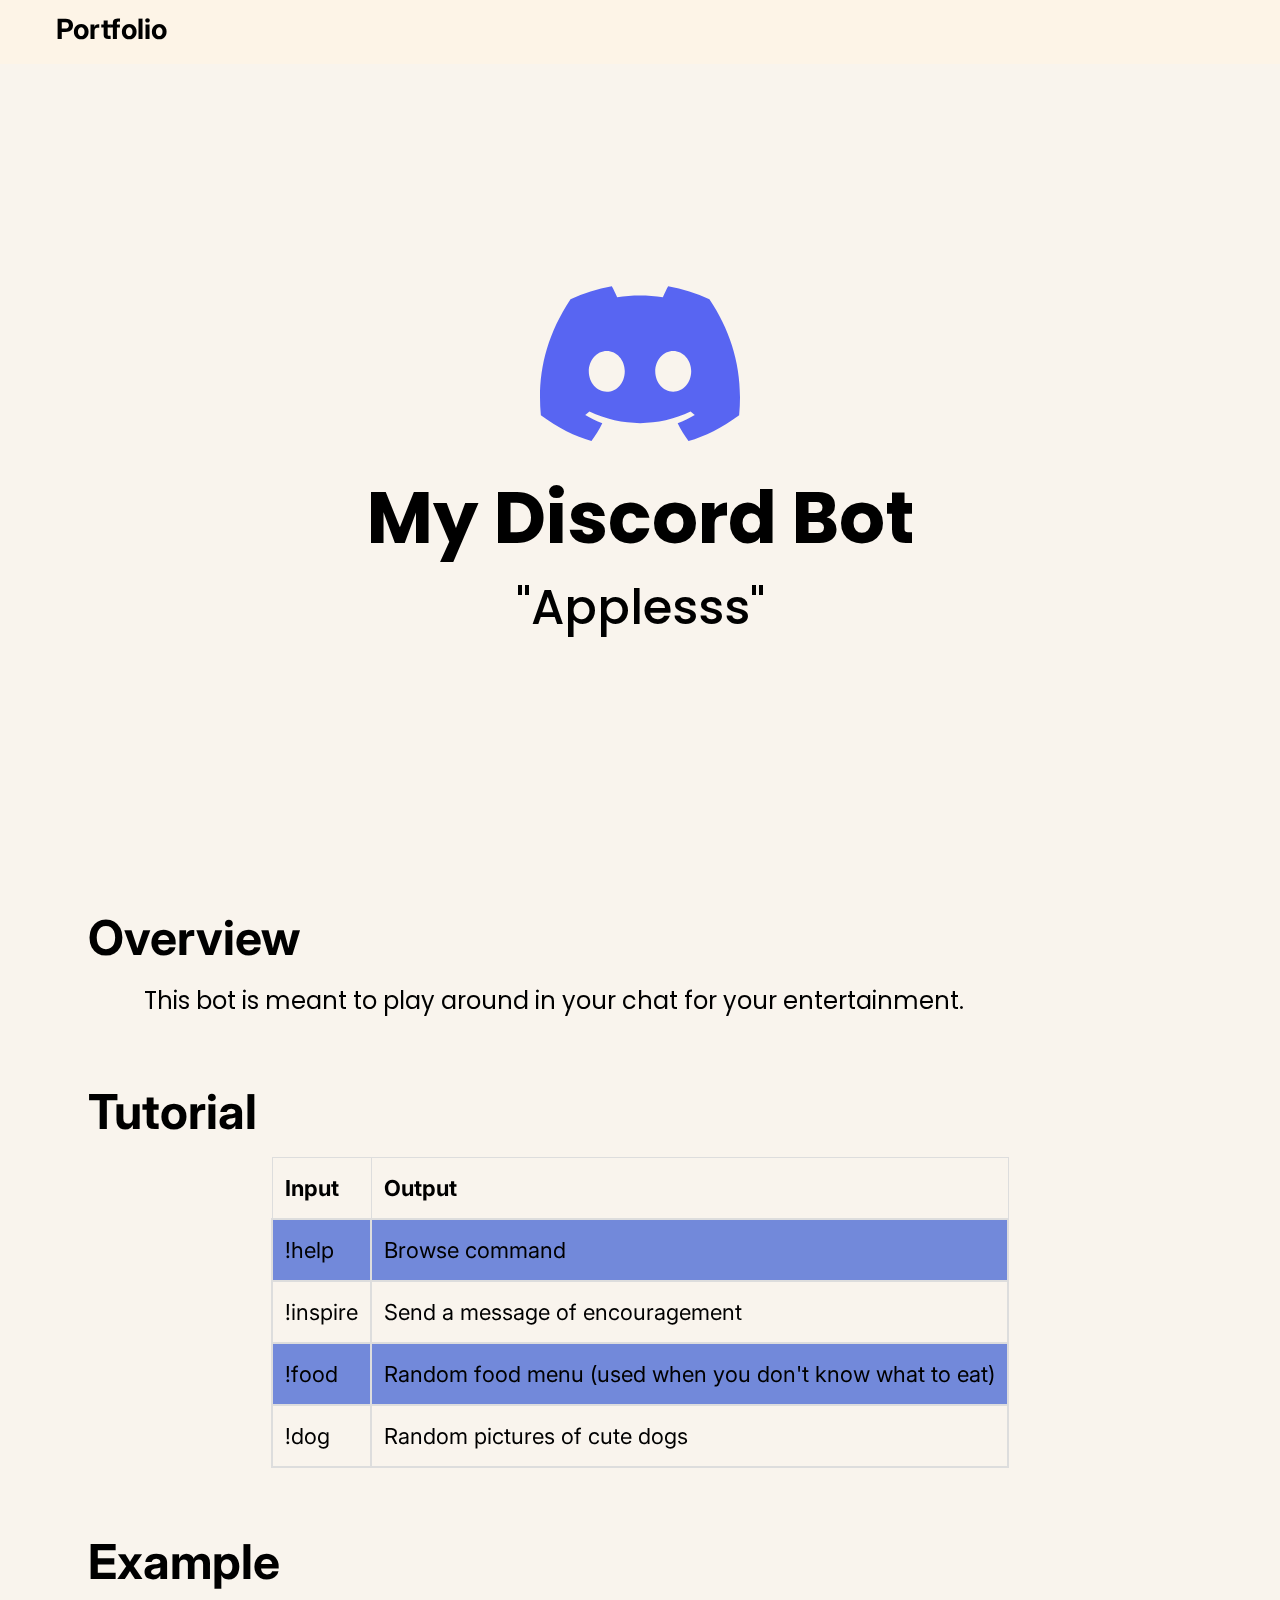
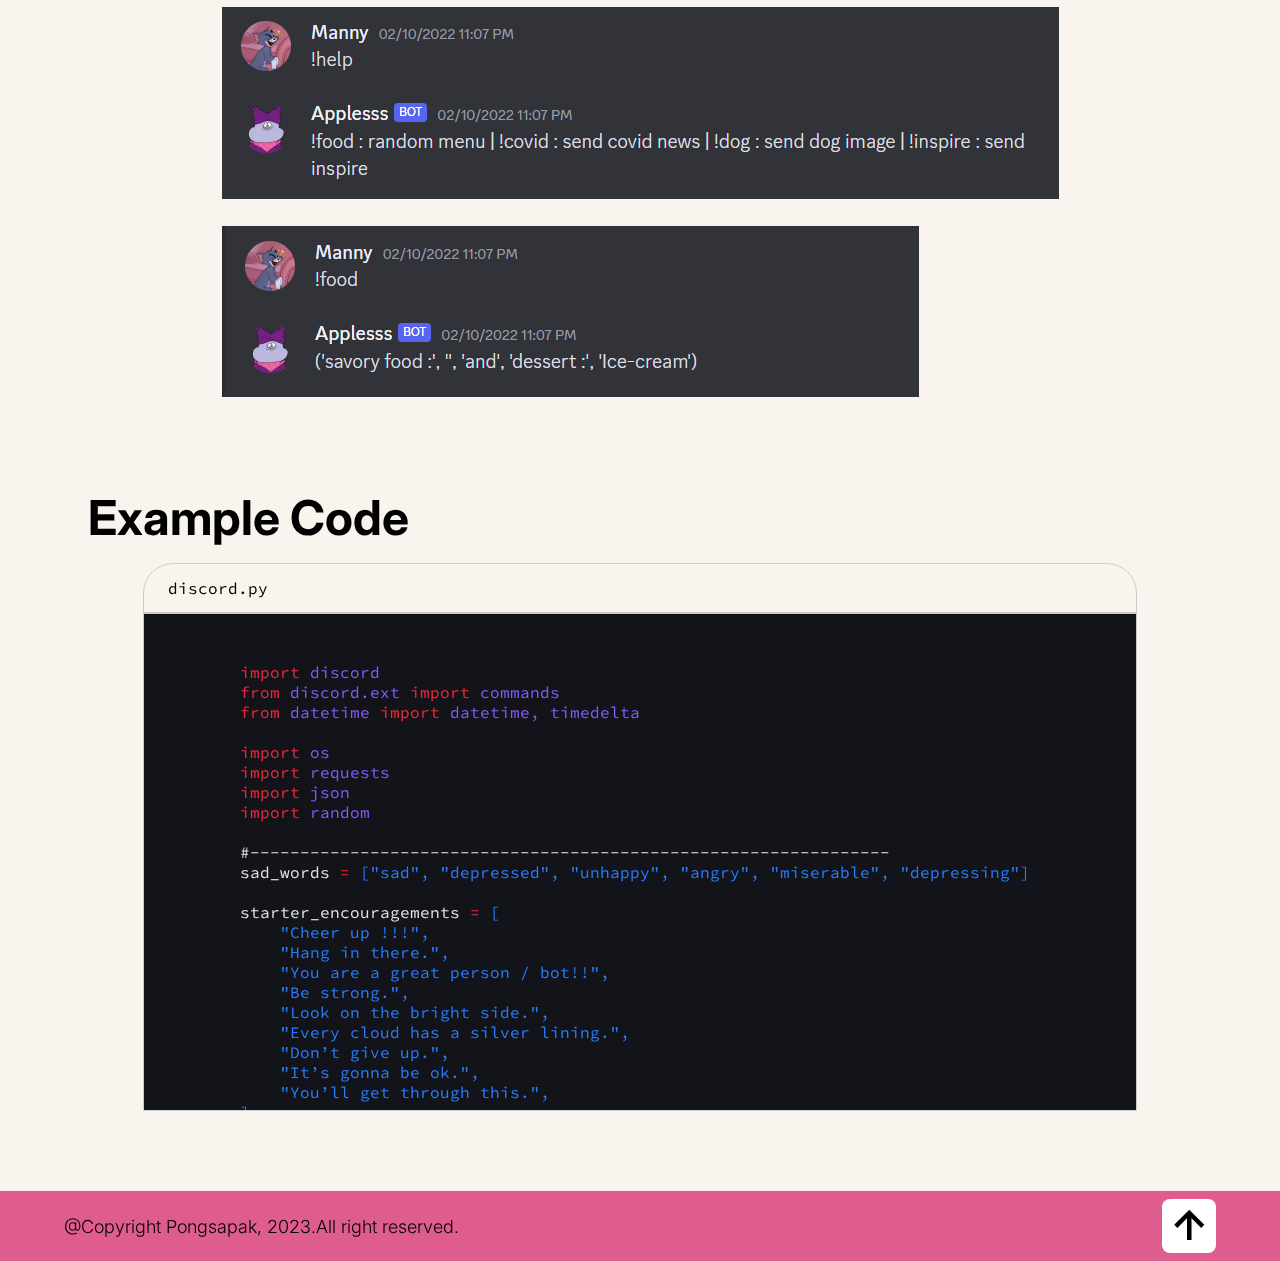
<file: discord-bot.html>
<!DOCTYPE html>
<html lang="en">
<head>
    <meta charset="UTF-8">
    <meta name="viewport" content="width=device-width, initial-scale=1.0">
    <title>Document</title>
    <link rel="stylesheet" href="src/css/header.css">
    <link rel="stylesheet" href="src/css/discord-bot.css">
    <link rel="stylesheet" href="src/css/footer.css">
    <link rel="icon" type="image/x-icon" href="src/image/slime-logo.svg">
</head>
<body>
    <header class="header">
        <div class="left-section">
            <a href="index.html" class="logo-text">Portfolio</a>
        </div>
        <div class="right-section">

        </div>
    </header>
    <section class="start-sec">
        <img src="src/image/discord-icon-svgrepo-com.svg" alt="" style="height: 200px; ">
        <h1>My Discord Bot</h1>
        <p>"Applesss"</p>
    </section>
    <section class="overview">
        <h1 class="overview-heading">Overview</h1>
        <p class="overview-detail">
            This bot is meant to play around in your chat for your entertainment.
        </p>
    </section>
    <section class="tutorial">
        <h1 class="tutorial-heading">Tutorial</h1>
        <div class="table-section">
            <table class="tutorial-table">
                <tr>
                    <th class="tutorial-table-top">Input</th>
                    <th class="tutorial-table-top">Output</th>
                </tr>
                <tr class="tutorial-table-detail">
                    <th>!help</th>
                    <th>Browse command</th>
                </tr>
                <tr class="tutorial-table-detail">
                    <th>!inspire</th>
                    <th>Send a message of encouragement</th>
                </tr>
                <tr class="tutorial-table-detail">
                    <th>!food</th>
                    <th>Random food menu (used when you don't know what to eat)</th>
                </tr>
                <tr class="tutorial-table-detail">
                    <th>!dog</th>
                    <th>Random pictures of cute dogs</th>
                </tr>
            </table>            
        </div>
    </section>
    <section class="example">
        <h1 class="example-heading">Example</h1>
        <div class="example-image">
        <img src="src/image/Screenshot 2023-09-24 224125.png" alt="" class="image-1">
        <img src="src/image/Screenshot 2023-09-24 224141.png" alt="" class="image-1">
        </div>
    </section>
    <section class="coding">
        <h1 class="coding-heading">Example Code</h1>
        <div class="code-box">
            <div class="code-box-top">
                <p class="file-name">discord.py</p>
            </div>
            <div class="pre-code">
                <pre>
<span class="theme-two">import</span> <span class="theme-six">discord</span>
<span class="theme-two">from</span> <span class="theme-six">discord.ext</span> <span class="theme-two">import</span> <span class="theme-six">commands</span>
<span class="theme-two">from</span> <span class="theme-six">datetime</span> <span class="theme-two">import</span> <span class="theme-six">datetime, timedelta</span>

<span class="theme-two">import</span> <span class="theme-six">os</span>
<span class="theme-two">import</span> <span class="theme-six">requests</span>
<span class="theme-two">import</span> <span class="theme-six">json</span>
<span class="theme-two">import</span> <span class="theme-six">random</span>

#----------------------------------------------------------------
sad_words <span class="theme-two">=</span> <span class="theme-three">["sad", "depressed", "unhappy", "angry", "miserable", "depressing"]</span>

starter_encouragements <span class="theme-two">=</span> <span class="theme-three">[
    "Cheer up !!!",
    "Hang in there.",
    "You are a great person / bot!!",
    "Be strong.",
    "Look on the bright side.",
    "Every cloud has a silver lining.",
    "Don’t give up.",
    "It’s gonna be ok.",
    "You’ll get through this.",
]</span>

good_words <span class="theme-two">=</span> <span class="theme-four">["WIN", "win", "the first", "congratulation","Good news"]</span>
happy_encouragements <span class="theme-two">=</span> [
"",
]</span>
#----------------------------------------------------------------
url <span class="theme-two">=</span> <span class="theme-four">"https://covid-19-data.p.rapidapi.com/country/code"</span>

querystring <span class="theme-two">=</span> <span class="theme-three">{"code"</span>:<span class="theme-three">"it"}</span>

headers <span class="theme-two">=</span> <span class="theme-three">{</span>
    <span class="theme-four">'x-rapidapi-host': "covid-19-data.p.rapidapi.com",
    'x-rapidapi-key': "c001cf2a86mshe074dc30b498870p1b9eddjsnd638704771d9"</span>
    <span class="theme-three">}</span>
#----------------------------------------------------------------
url2 <span class="theme-two">=</span> <span class="theme-four">"https://google-news1.p.rapidapi.com/top-headlines"</span>

querystring2 <span class="theme-two">=</span> <span class="theme-three">{"country"</span>:<span class="theme-three">"US","lang"</span>:<span class="theme-three">"en","limit"</span>:<span class="theme-three">"50"}</span>

headers2 <span class="theme-two">=</span> {
    <span class="theme-three">'x-rapidapi-host'</span>: <span class="theme-four">"google-news1.p.rapidapi.com",</span>
    <span class="theme-three">'x-rapidapi-key'</span>: <span class="theme-four">"c001cf2a86mshe074dc30b498870p1b9eddjsnd638704771d9"</span>
    }

response <span class="theme-two">=</span> <span class="theme-six">requests</span>.<span class="theme-six">request</span><span class="theme-three">("GET", url2, headers=headers2, params=querystring2)</span>

#----------------------------------------------------------------
<span class="theme-two">def</span> <span class="theme-six">get_quote</span><span class="theme-three">()</span>:
    response <span class="theme-two">=</span> <span class="theme-six">requests</span>.<span class="theme-six">get</span><span class="theme-three">("https://zenquotes.io/api/random")</span>
    json_data <span class="theme-two">=</span> <span class="theme-six">json</span>.<span class="theme-six">loads</span><span class="theme-three">(response.text)</span>
    quote <span class="theme-two">=</span> <span class="theme-seven">json_data</span><span class="theme-three">[0]['q']</span> <span class="theme-two">+</span> <span class="theme-three">"-"</span> <span class="theme-two">+</span> <span class="theme-seven">json_data</span><span class="theme-three">[0]['a']</span>
    <span class="theme-two">return</span> quote

<span class="theme-two">def</span> <span class="theme-six">get_dog</span><span class="theme-three">()</span>:
    response <span class="theme-two">=</span> <span class="theme-six">requests</span>.<span class="theme-six">get</span><span class="theme-three">(</span><span class="theme-four">"https://dog.ceo/api/breeds/image/random"</span><span class="theme-three">)</span>
    image_link <span class="theme-two">=</span> <span class="theme-six">response</span>.<span class="theme-six">json</span><span class="theme-three">()["message"]</span>
    <span class="theme-two">return</span> image_link

<span class="theme-two">def</span> <span class="theme-six">news_covid</span><span class="theme-three">()</span>:
    response <span class="theme-two">=</span> <span class="theme-six">requests</span>.<span class="theme-six">request</span><span class="theme-three">("GET", url, headers=headers, params=querystring)</span>
    covid_text <span class="theme-two">=</span> <span class="theme-three">(response.text)</span>
    <span class="theme-two">return</span> covid_text

#----------------------------------------------------------------
#wrapper / decorator

message_lastseen <span class="theme-two">=</span> <span class="theme-six">datetime</span>.<span class="theme-six">now</span><span class="theme-three">()</span>
messa</span>ge2_lastseen <span class="theme-two">=</span> <span class="theme-six">datetime</span>.<span class="theme-six">now</span><span class="theme-three">()</span>

bot </span><span class="theme-two">=</span> <span class="theme-six">commands</span>.<span class="theme-six">Bot</span><span class="theme-three">(command_prefix='!',help_command=None)</span>

<span class="theme-one">@bot.event</span>
<span class="theme-two">async def</span> <span class="theme-six">on_ready</span><span class="theme-three">()</span>:
    print(f"Logged in as {bot.user}")

<span class="theme-one">@bot.command()</span>
<span class="theme-two">async def</span> <span class="theme-six">test</span><span class="theme-three">(ctx,</span><span class="theme-two">*</span><span class="theme-three">, par)</span>
<span class="theme-two">await</span> <span class="theme-six">ctx</span>.<span class="theme-six">channel</span>.<span class="theme-six">send</span><span class="theme-three">("You typed {0}"</span>,<span class="theme-six">format</span><span class="theme-three">(par))</span>

#-------------------------------------------------------------

<span class="theme-one">@bot.event</span>
<span class="theme-two">async def</span> <span class="theme-six">on_message</span><span class="theme-three">(message)</span>:
    <span class="theme-two">if</span> <span class="theme-six">message</span>.<span class="theme-six">author</span> <span class="theme-two">==</span> <span class="theme-six">bot.user</span>:
        <span class="theme-two">return</span>

    msg <span class="theme-two">=</span> <span class="theme-six">message</span>.<span class="theme-six">content</span>
    <span class="theme-two">if</span> <span class="theme-six">any</span><span class="theme-three">(word</span> <span class="theme-two">in</span> <span class="theme-three">msg</span> <span class="theme-two">for</span> <span class="theme-three">word</span> <span class="theme-two">in</span> <span class="theme-seven">sad_words)</span>:
        <span class="theme-two">await</span> <span class="theme-six">message</span>.<span class="theme-six">channel</span>.<span class="theme-six">send</span><span class="theme-three">((starter_encouragements))</span>

    <span class="theme-two">if</span> <span class="theme-six">any</span><span class="theme-three">(word</span> <span class="theme-two">in</span> <span class="theme-three">msg</span> <span class="theme-two">for</span> <span class="theme-three">word</span> <span class="theme-two">in</span> <span class="theme-seven">good_words)</span>:
        <span class="theme-two">await</span> <span class="theme-six">message</span>.<span class="theme-six">channel</span>.<span class="theme-six">send</span><span class="theme-three">(</span><span class="theme-six">random</span>.<span class="theme-six">choice</span><span class="theme-three">(happy_encouragements))</span>

    <span class="theme-two">if</span> <span class="theme-six">message</span>.<span class="theme-six">content</span>.<span class="theme-six">startswith</span><span class="theme-three">('!hello')</span>:
        <span class="theme-two">await</span> <span class="theme-six">message</span>.<span class="theme-six">channel</span>.<span class="theme-six">send</span><span class="theme-three">('Hello!!!')</span>

    <span class="theme-two">if</span> <span class="theme-six">message</span>.<span class="theme-six">content</span>.<span class="theme-six">startswith</span><span class="theme-three">('!inspire')</span>:
        quote <span class="theme-two">=</span> <span class="theme-six">get_quote</span><span class="theme-three">()</span>
        <span class="theme-two">await</span> <span class="theme-six">message</span>.<span class="theme-six">channel</span>.<span class="theme-six">send</span><span class="theme-three">(quote)</span>

    <span class="theme-two">if</span> <span class="theme-six">message</span>.<span class="theme-six">content</span>.<span class="theme-six">startswith</span><span class="theme-three">('!dog')</span>:
        image_link <span class="theme-two">=</span> <span class="theme-six">get_dog</span><span class="theme-three">()</span>
        <span class="theme-two">await</span> <span class="theme-six">message</span>.<span class="theme-six">channel</span>.<span class="theme-six">send</span><span class="theme-three">(image_link)</span>

    <span class="theme-two">if</span> <span class="theme-six">message</span>.<span class="theme-six">content</span>.<span class="theme-six">startswith</span><span class="theme-three">('!covid')</span>:
        covid_text <span class="theme-two">=</span> <span class="theme-six">news_covid</span><span class="theme-three">()</span>
        <span class="theme-two">await</span> <span class="theme-six">message</span>.<span class="theme-six">channel</span>.<span class="theme-six">send</span><span class="theme-three">(covid_text)</span>
    
    
<span class="theme-six">bot</span>.<span class="theme-six">run</span><span class="theme-three">(</span><span class="theme-six">os</span>.<span class="theme-six">getenv</span><span class="theme-three">('TOKEN'))</span>
                </pre>
            </div>
        </div>
    </section>
    <footer class="footer">
        <div class="left-side">
            <h1>@Copyright Pongsapak, 2023.All right reserved.</h1>
        </div>
        <div class="right-side">
            <a href="#"><i class='bx bx-up-arrow-alt'></i></a>
        </div>
    </footer>

    <!--box icon-->
    <link href='https://unpkg.com/boxicons@2.1.4/css/boxicons.min.css' rel='stylesheet'>

</body>
</html>
</file>
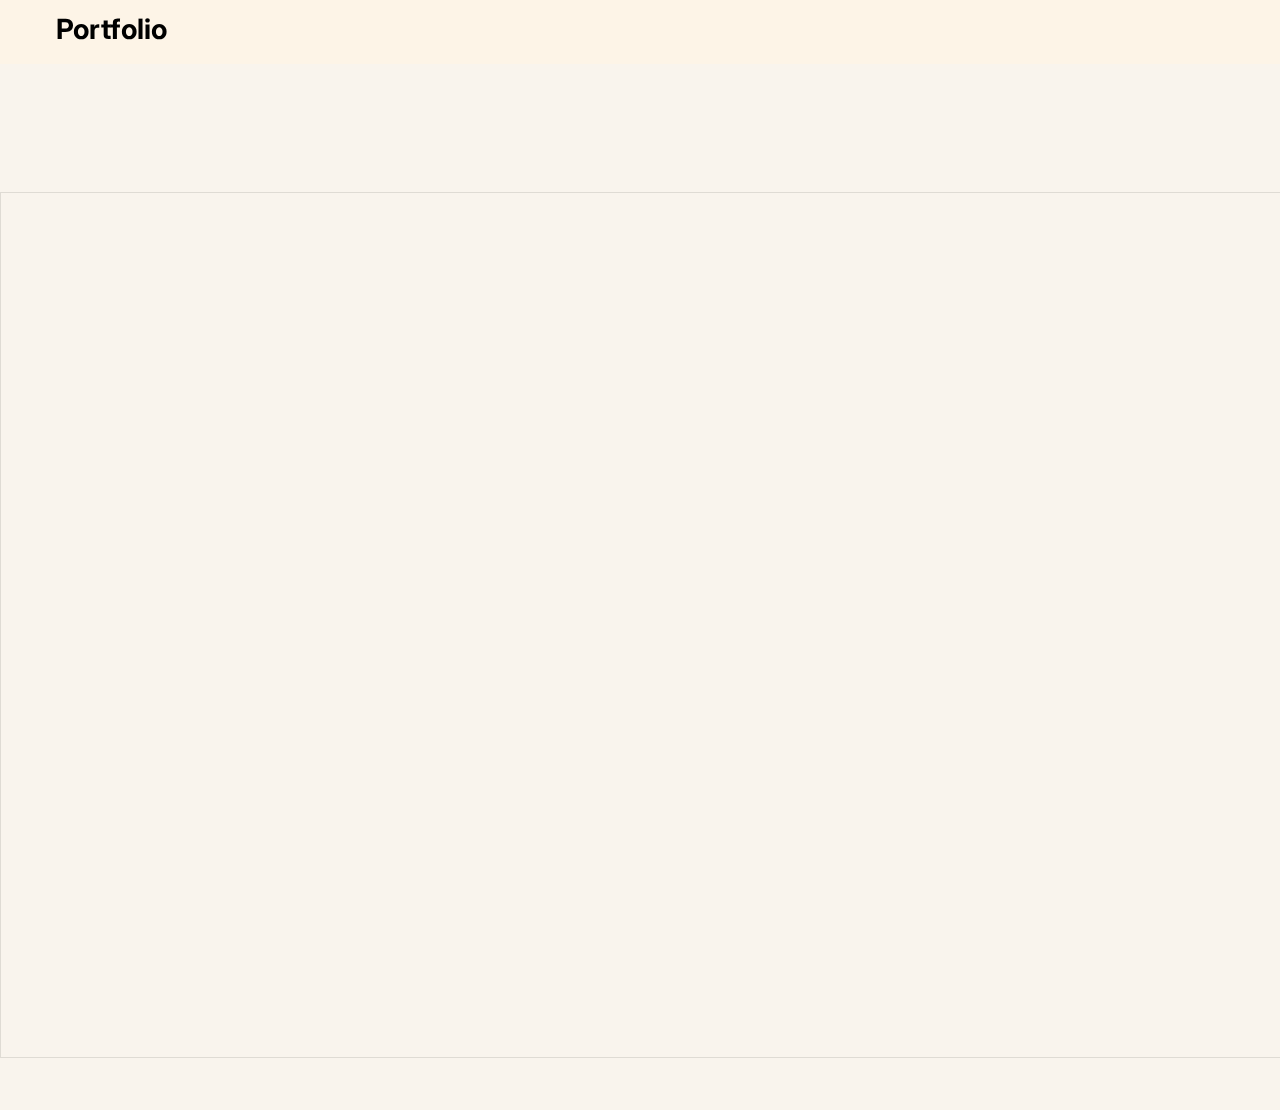
<file: figma-design.html>
<!DOCTYPE html>
<html lang="en">
<head>
    <meta charset="UTF-8">
    <meta name="viewport" content="width=device-width, initial-scale=1.0">
    <title>Design Figma</title>
    <link rel="stylesheet" href="src/css/header.css">
</head>
<body>
    <header class="header">
        <div class="left-section">
            <a href="index.html" class="logo-text">Portfolio</a>
        </div>
        <div class="right-section">

        </div>
    </header>
    <iframe style="border: 1px solid rgba(0, 0, 0, 0.1); margin-top: 12rem;" width="100%" height="80%" src="https://www.figma.com/embed?embed_host=share&url=https%3A%2F%2Fwww.figma.com%2Ffile%2FjdLggKqymbebfZrIPD25rI%2Fchabee_website%3Ftype%3Ddesign%26node-id%3D151%253A142%26mode%3Ddesign%26t%3DkLR5h6n3QiJNnYbI-1" allowfullscreen></iframe>
</body>
<style>
    body::-webkit-scrollbar{
        display: none;
    }

    body {
        height: 1080px;
    }

    iframe {
        margin-bottom: 3rem;
    }
</style>
</html>
</file>
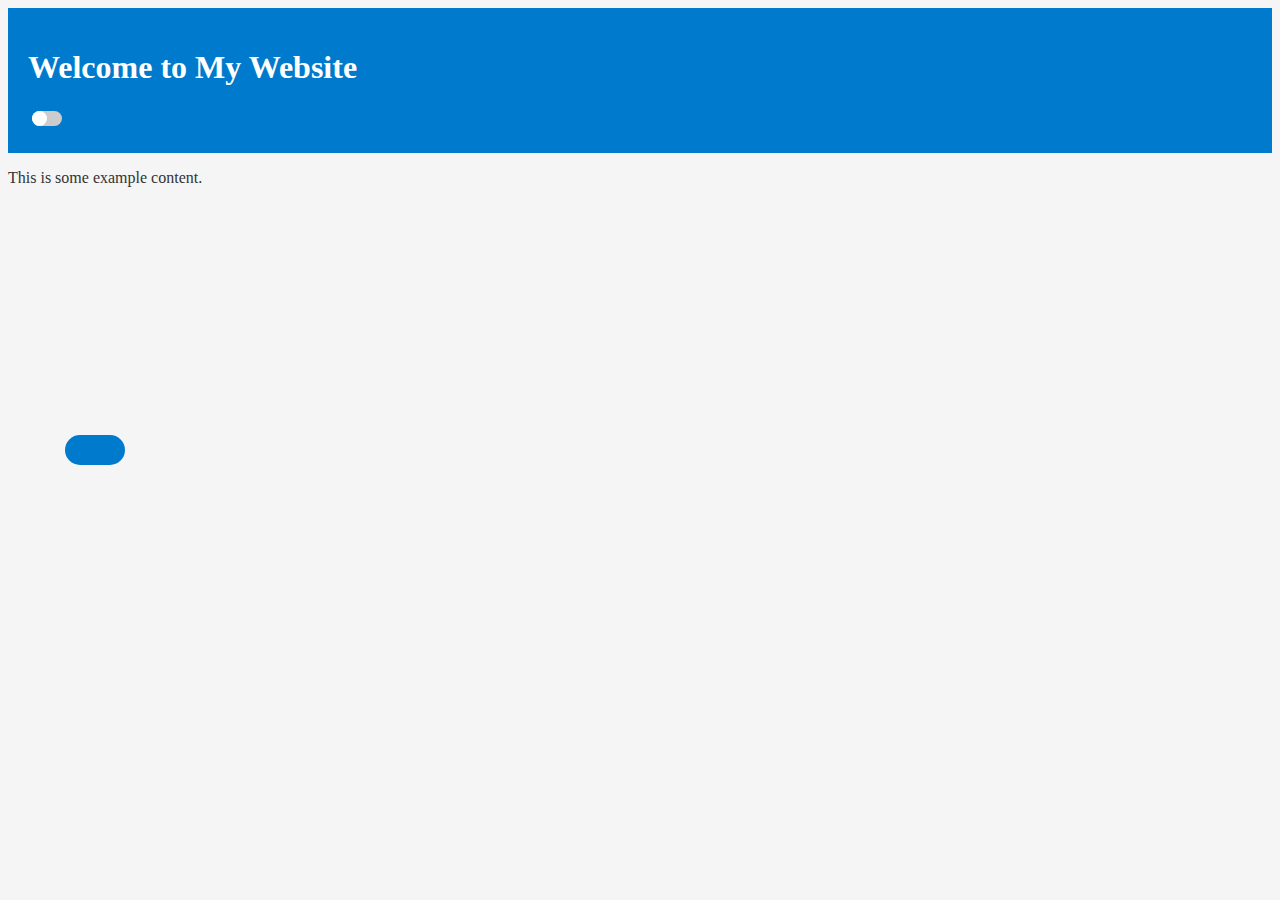
<file: box-code/test.html>
<!DOCTYPE html>
<html lang="en">
<head>
    <meta charset="UTF-8">
    <meta name="viewport" content="width=device-width, initial-scale=1.0">
    <title>Dark Mode Example</title>
    <link rel="stylesheet" href="styles.css">
</head>
<body>
    <div class="header">
        <h1>Welcome to My Website</h1>
        <label class="switch">
            <input type="checkbox" id="darkModeToggle" class="custom-checkbox">
            <span class="slider"></span>
        </label>
    </div>
    <div class="content">
        <p>This is some example content.</p>
    </div>
    <script>
        const darkModeToggle = document.getElementById("darkModeToggle");

        darkModeToggle.addEventListener("change", () => {
            if (darkModeToggle.checked) {
                document.documentElement.setAttribute("data-theme", "dark");
            } else {
                document.documentElement.setAttribute("data-theme", "light");
            }
        });
    </script>
</body>
</html>
</file>
<file: src/css/header.css>
@import url('https://fonts.googleapis.com/css2?family=Inter:wght@300;400;500;600;700;800;900&family=Noto+Sans+Thai+Looped:wght@100;300;500;700;900&family=Poppins:wght@100;200;300;400;500;600;700;800;900&family=Source+Code+Pro:wght@200;300;400;500;600;700;800;900&display=swap');

:root {
    --black-: #000;
    --black-one-: #27282C;

    --white-: #fff;
    --cream-: #F9F4ED;

    --purple-: #C27FF9;
    --purple-three-: #470f74;

    --cu-pink-: #DE5C8E;
    --cu-yellow-: #FFD100;
}

* {
    margin: 0;
    padding: 0;
    font-family: 'Inter', sans-serif;
    color: var(--black-);
}

html {
    background-color: var(--cream-);
    scroll-behavior: smooth;
}

/*----------------------------------------*/

.header {
    display: flex;
    justify-content: space-between;
    flex-direction: row;

    position: fixed;
    top: 0;
    left: 0;
    right: 0;

    height: 4rem;

    background-color: rgba(0,0,0,0)!important; 
    backdrop-filter: saturate(180%) blur(20px);
    -webkit-backdrop-filter: saturate(180%) blur(20px);

    z-index: 100;
}

.left-section {
    text-align: center;
    margin-top: 12px;
    margin-left: 2rem   ;
}

.left-section a {
    color: var(--black-);
    text-decoration: none;
    font-size: 28px;
    font-weight: 700;
    padding: 1rem 1.5rem;
}

.right-section {
    text-align: center;
}

.navbar {
    margin-top: 18px;
    margin-right: 2rem;
}

.navbar a {
    color: var(--black-);
    text-decoration: none;
    font-size: 22px;
    font-weight: 700;

    padding: 1rem 1.5rem;
    transition: 0.5s;
}

.navbar a:hover {
    color: #C27FF9;
    text-shadow: 3px 2px var(--purple-three-);
    pointer-events: fill;
    transition: 0.5s
}

* {
    cursor: url("/src/image/slime-cursor.svg"), auto;
}
</file>
<file: src/css/discord-bot.css>
:root {
    --discord-color-one: #23272a;
    --discord-color-two: #2c2f33;
    --discord-color-three: #99aab5;
    --discord-color-four: #ffffff;
    --discord-color-five: #7289da;

    --coding-theme-1: #00ae6b;
    --coding-theme-2: #f2283c;
    --coding-theme-3: #277dff;
    --coding-theme-4: #ffcf31;
    --coding-theme-5: #d72e82;
    --coding-theme-6: #875afb;
    --coding-theme-7: #ff7a00;
}

.start-sec {
    margin-top: 4rem;
    height: 780px; width: 100%;

    display: grid;
    align-content: center;
    justify-content: center;
    text-align: center;
    place-items: center;
}

.start-sec h1 {
    font-size: 72px;
    font-family: Poppins,'sans-serif';
}
.start-sec p {
    font-size: 48px;
    font-family: Poppins,'sans-serif';
    font-weight: 500;
}
/*--------overview-------*/

.overview-heading,
.tutorial-heading {
    margin-top: 3rem;
    margin-left: 4.5rem;

    padding: 1rem 1rem;

    font-size: 48px;
}
.overview-detail {
    margin-left: 9rem;
    font-size: 24px;
    font-family: Poppins, 'sans-serif';
}

/*------table------*/
.table-section {
    display: grid;
    justify-content: center;
}

.tutorial-table {
    border-collapse: collapse;
    max-width: 100%;
    text-align: left;
}

.tutorial-table-top {
    border: 1px solid #dddddd;
    font-weight: 700;
    padding: 17px 12px;
    font-size: 22px;
}

.tutorial-table-detail th {
    border: 2px solid #dddddd;
    padding: 17px 12px;
    font-size: 22px;
    font-weight: 400;
}

tr:nth-child(even) {
    background-color: var(--discord-color-five);
}

/*-------example-----*/
.example-heading {
    margin-top: 3rem;
    margin-left: 4.5rem;

    padding: 1rem 1rem;

    font-size: 48px;    
}

.example-image {
    display: grid;
    justify-content: center;
}

.image-1 {
    margin-bottom: 1.7rem;
}
/*-----code-----*/

.coding {
    margin-bottom: 5rem;
}

.coding-heading {
    margin-top: 3rem;
    margin-left: 4.5rem;

    padding: 1rem 1rem;

    font-size: 48px;       
}

.code-box {
    display: grid;
    justify-content: center;
    grid-template-rows: 50px 1fr;

}

.code-box-top {
    display: grid;
    align-items: center;
}

.file-name {
    margin-left: 1.5rem;
    font-family: 'Source Code Pro', monospace;
}

.code-box-top {
    border:1px solid #ccc;
    border-radius: 30px 30px 0 0;
}

.pre-code {
    height:400px;
    width:800px;

    border:1px solid #ccc;
    background-color: #13131a;

    padding: 3rem 6rem;

    overflow:auto;
}

body::-webkit-scrollbar {
    display: none;
}

::-webkit-scrollbar {
    width: 10px;
}

  /* Track */
::-webkit-scrollbar-track {
    background: #13131a; 
}

/* Handle */
::-webkit-scrollbar-thumb {
    background: var(--discord-color-five); 
    box-shadow: 1px 1px 200px 0px rgba(92,32,231,1);
}

/* Handle on hover */
::-webkit-scrollbar-thumb:hover {
    background: #555; 
}

.pre-code pre {
    font-family: 'Source Code Pro', monospace;
    color: #e2e3e4;
}

/*------code-theme-------*/
.theme-one,
.theme-two,
.theme-three,
.theme-four,
.theme-five,
.theme-six,
.theme-seven {
    font-family: 'Source Code Pro', monospace;
}

.theme-one {color: var(--coding-theme-1);}
.theme-two {color: var(--coding-theme-2);}
.theme-three {color: var(--coding-theme-3);}
.theme-four {color: var(--coding-theme-4);}
.theme-five {color: var(--coding-theme-5);}
.theme-six {color: var(--coding-theme-6);}
.theme-seven {color: var(--coding-theme-7);}
</file>
<file: src/css/footer.css>
.footer {
    height: 70px;
    display: flex;
    justify-content: space-between;
    align-items: center;

    background-color: #DE5C8E;;
}

.footer h1 {
    font-size: 18px;
    font-weight: 300;
    margin-left: 4rem;
}

.footer a i {
    font-size: 54px;
    margin-right: 4rem;
    align-items: center;

    border-radius: 8px;
    background-color: white;
    transition: 0.5s;
}

.footer a i:hover {
    background-color: #DE5C8E;
    color: white;
    text-shadow: 0px 0px 20px white;
    transition: 0.5s;
}
</file>
<file: box-code/styles.css>
/* Default light mode styles */
body {
    background-color: #f5f5f5;
    color: #333;
}

.header {
    background-color: #007acc;
    color: #fff;
    padding: 20px;
}

/* Dark mode styles */
[data-theme="dark"] {
    background-color: #333;
    color: #fff;
}

[data-theme="dark"] .header {
    background-color: #222;
}

/* Style the custom checkbox */
.custom-checkbox {
    -webkit-appearance: none;
    appearance: none;
    width: 30px;
    height: 15px;
    background-color: #ccc;
    border-radius: 15px;
    position: relative;
    cursor: pointer;
}

.custom-checkbox::before {
    content: "";
    width: 15px;
    height: 15px;
    background-color: #fff;
    border-radius: 50%;
    position: absolute;
    top: 0;
    left: 0;
    transform: translateX(0);
    transition: transform 0.3s ease-in-out;
}

/* Change the appearance of the custom checkbox when checked */
.custom-checkbox:checked::before {
    transform: translateX(15px);
    background-color: #007acc;
}

/* Style the slider (the switch) */
.slider {
    width: 60px;
    height: 30px;
    background-color: #007acc;
    border-radius: 30px;
    position: absolute;
    top: 50%;
    transform: translateY(-50%);
    transition: background-color 0.3s ease-in-out;
}

/* Move the slider based on the checkbox state */
.custom-checkbox:checked + .slider {
    left: 30px;
    background-color: #fff;
}
</file>
